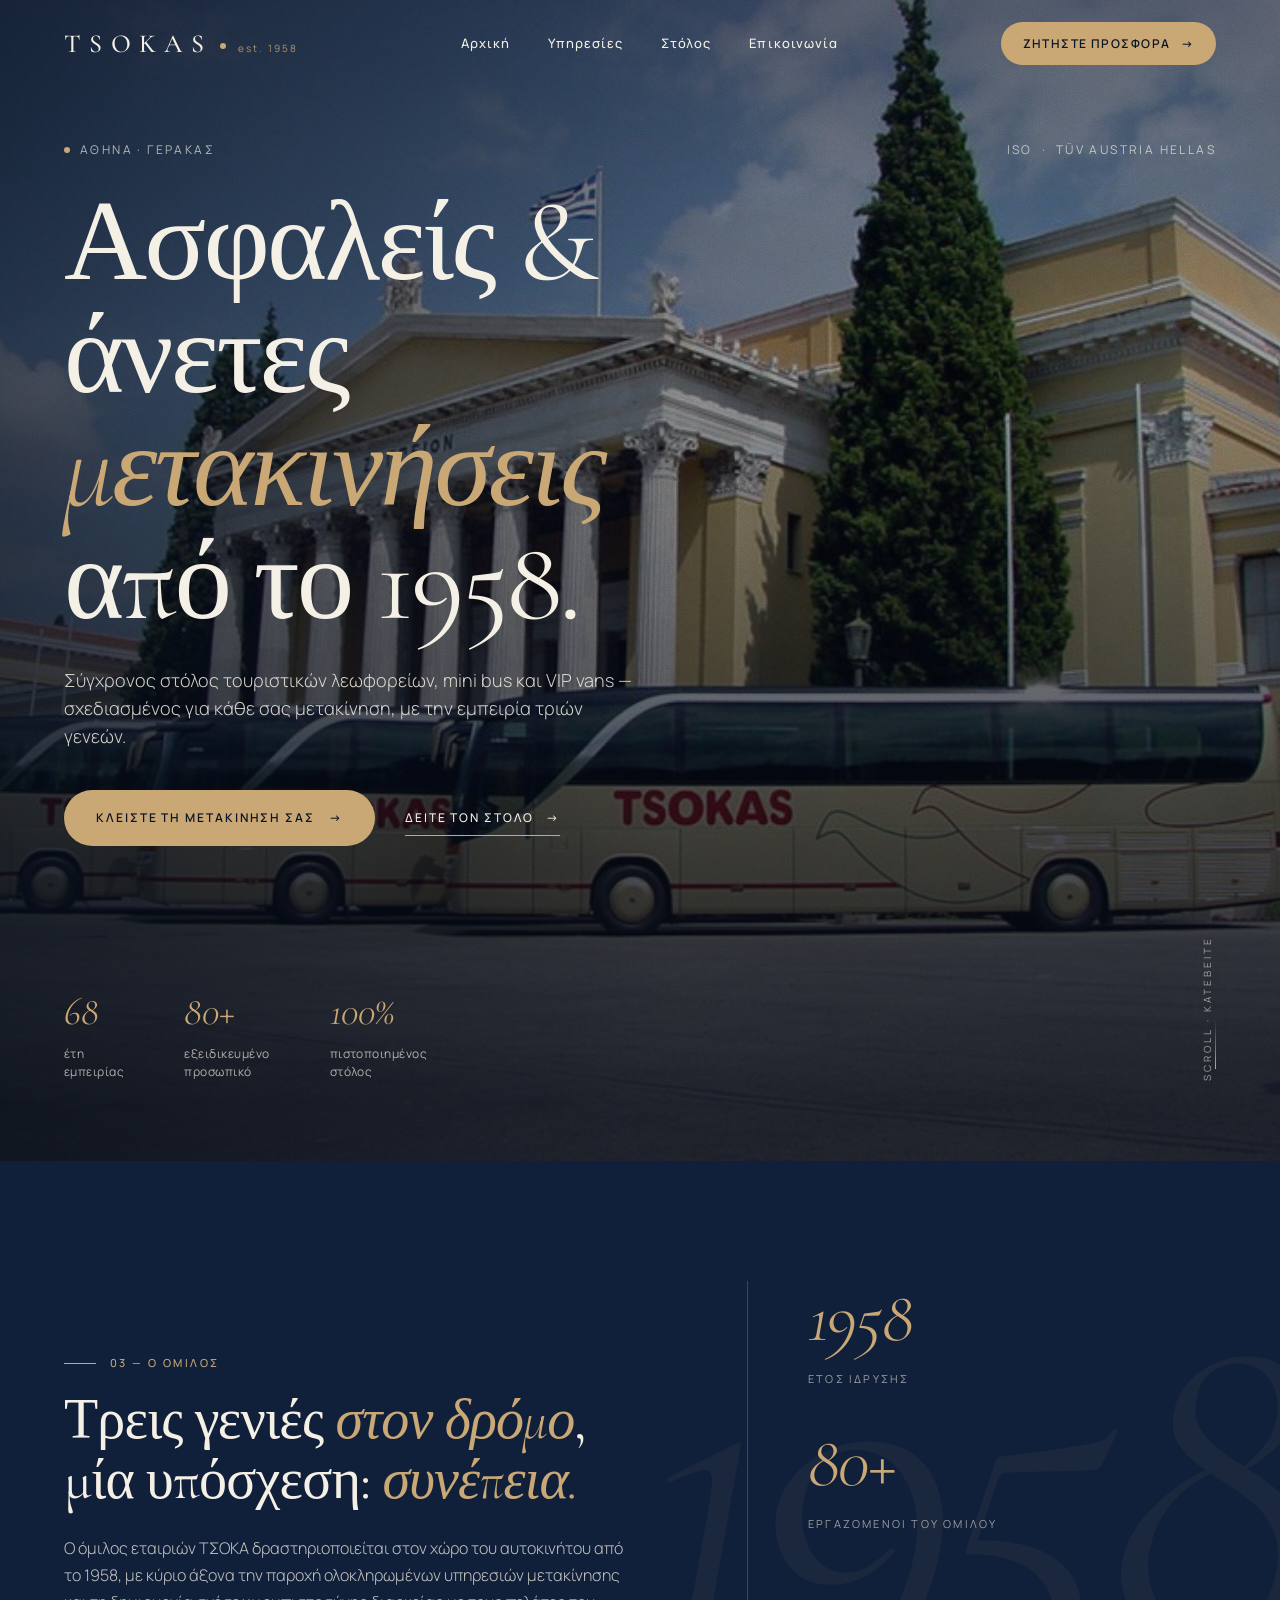
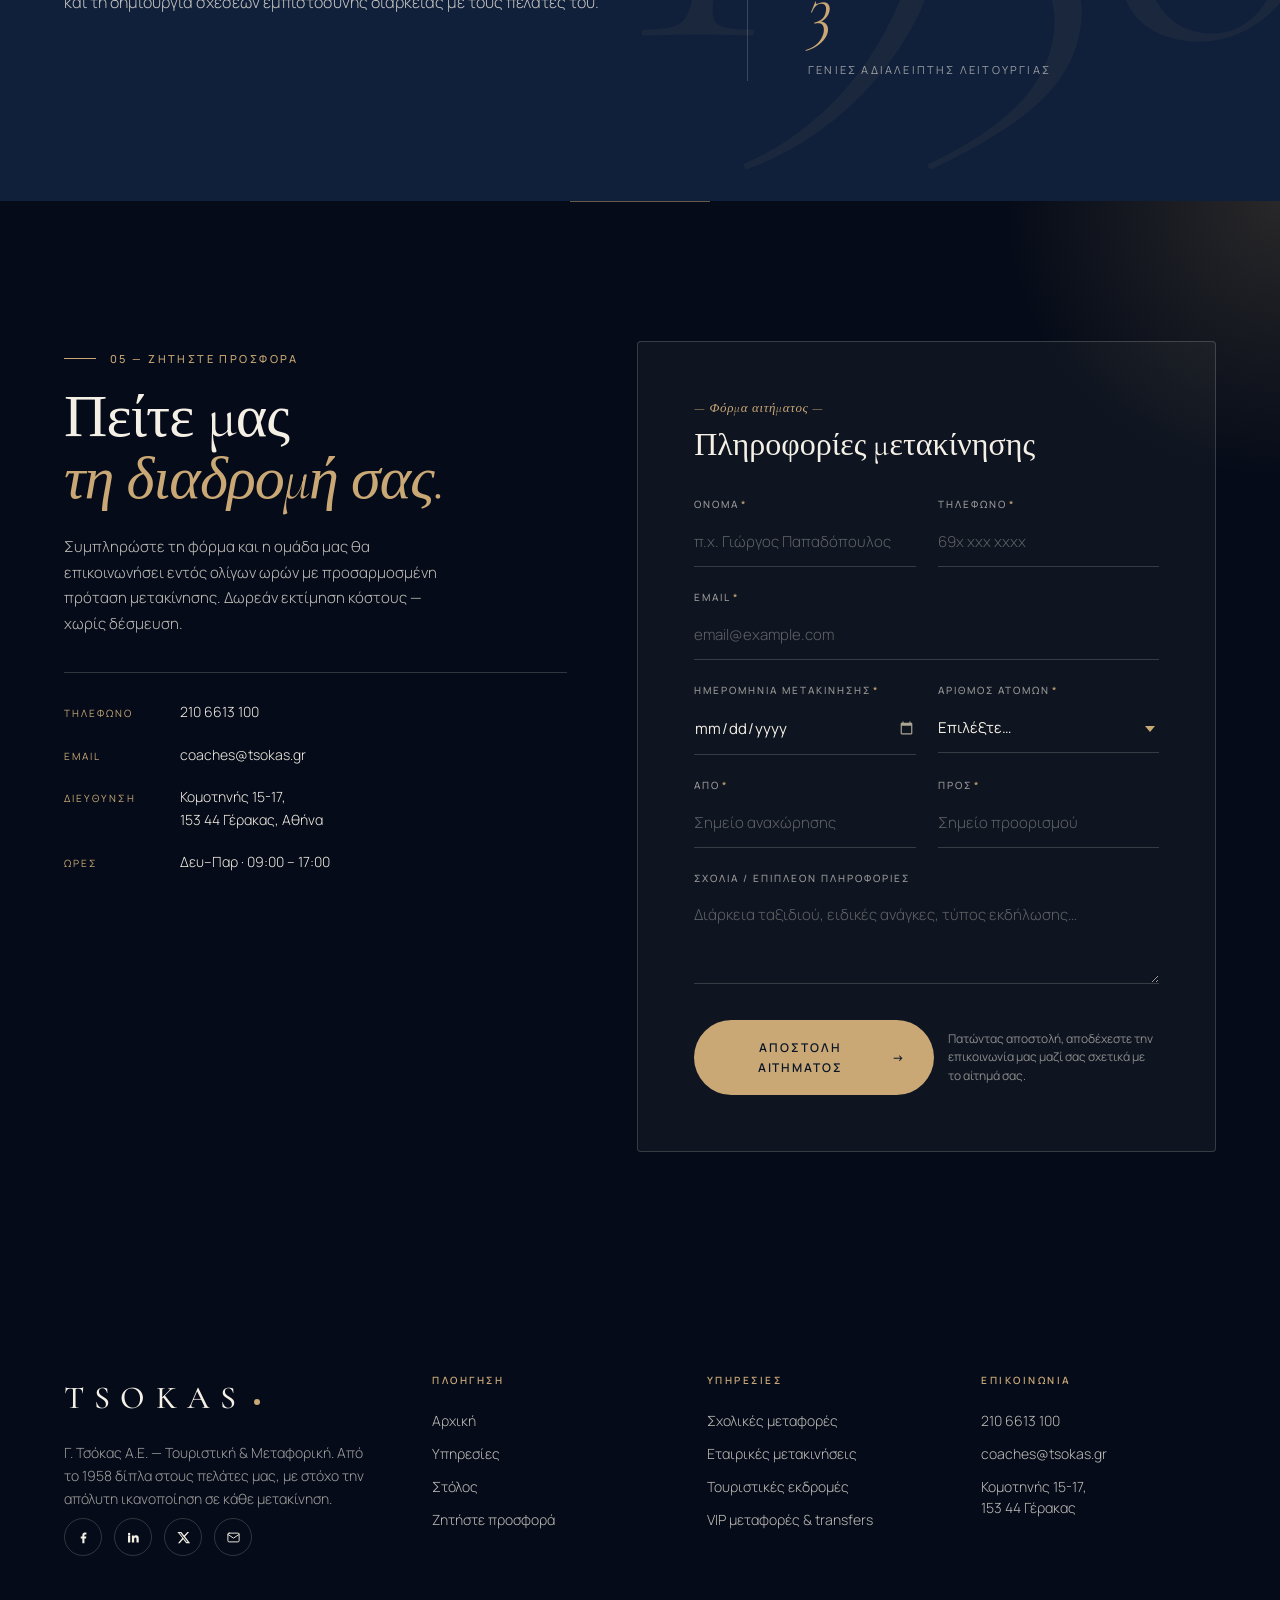
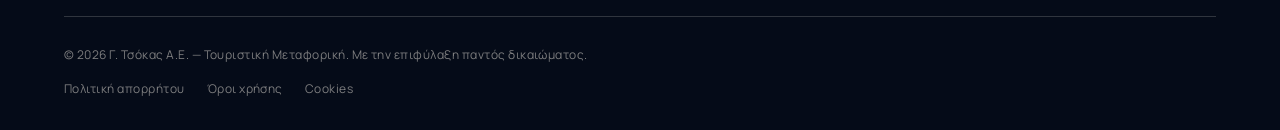
<file: index.html>
<!DOCTYPE html>
<html lang="el">
<head>
<meta charset="UTF-8" />
<meta name="viewport" content="width=device-width, initial-scale=1.0" />
<title>TSOKAS — Τουριστικά Λεωφορεία & Πούλμαν · από το 1958</title>
<meta name="description" content="Όμιλος ΤΣΟΚΑ. Σύγχρονος στόλος τουριστικών λεωφορείων, σχολικές μεταφορές, εταιρικές μετακινήσεις, VIP μεταφορές. Από το 1958 στην Αθήνα." />

<link rel="preconnect" href="https://fonts.googleapis.com">
<link rel="preconnect" href="https://fonts.gstatic.com" crossorigin>
<link href="https://fonts.googleapis.com/css2?family=Cormorant+Garamond:ital,wght@0,300;0,400;0,500;1,300;1,500&family=Manrope:wght@300;400;500;600;700&display=swap" rel="stylesheet">

<link rel="stylesheet" href="style.css">
</head>
<body>

<!-- =============================================
     NAVIGATION
     ============================================= -->
<header class="nav" id="nav">
  <div class="container nav-inner">
    <a href="#top" class="logo" aria-label="TSOKAS — Αρχική">
      TSOKAS<span class="dot"></span><span class="since">est. 1958</span>
    </a>

    <nav class="nav-links" aria-label="Κύριο μενού">
      <a href="#top">Αρχική</a>
      <a href="yphresies.html">Υπηρεσίες</a>
      <a href="stolos.html">Στόλος</a>
      <a href="#contact">Επικοινωνία</a>
    </nav>

    <a href="#quote" class="btn-cta" style="display:none;" id="ctaDesktop">
      Ζητήστε Προσφορά
      <span class="arrow">→</span>
    </a>

    <button class="menu-toggle" id="menuToggle" aria-label="Άνοιγμα μενού" aria-expanded="false">
      <span></span><span></span><span></span>
    </button>
  </div>
</header>

<!-- mobile menu -->
<div class="mobile-menu" id="mobileMenu" aria-hidden="true">
  <a href="#top"><span class="num">01</span>Αρχική</a>
  <a href="yphresies.html"><span class="num">02</span>Υπηρεσίες</a>
  <a href="stolos.html"><span class="num">03</span>Στόλος</a>
  <a href="#contact"><span class="num">04</span>Επικοινωνία</a>
  <a href="#quote" class="btn-cta">Ζητήστε Προσφορά <span class="arrow">→</span></a>
</div>

<!-- =============================================
     HERO
     ============================================= -->
<section class="hero" id="top">
  <div class="hero-bg">
    <img src="images/tsokas-touristika-leoforeia.jpg" alt="Στόλος τουριστικών λεωφορείων TSOKAS μπροστά από το Ζάππειο, Αθήνα" />
  </div>
  <div class="hero-overlay"></div>
  <div class="hero-grain" aria-hidden="true"></div>

  <div class="container hero-inner">
    <div class="hero-meta">
      <span class="spot">ΑΘΗΝΑ · ΓΕΡΑΚΑΣ</span>
      <span>ISO &nbsp;·&nbsp; TÜV AUSTRIA HELLAS</span>
    </div>

    <h1 class="display">
      Ασφαλείς &amp; άνετες <span class="ital">μετακινήσεις</span><br>
      από το 1958.
    </h1>

    <p class="lead">
      Σύγχρονος στόλος τουριστικών λεωφορείων, mini bus και VIP vans —
      σχεδιασμένος για κάθε σας μετακίνηση, με την εμπειρία τριών γενεών.
    </p>

    <div class="hero-actions">
      <a href="#quote" class="btn-primary">
        Κλείστε τη Μετακίνησή σας
        <span class="arrow">→</span>
      </a>
      <a href="stolos.html" class="btn-ghost">
        Δείτε τον στόλο
        <span class="arrow">→</span>
      </a>
    </div>

    <div class="hero-foot">
      <div class="hero-stats">
        <div class="hero-stat">
          <strong>68</strong>
          έτη <br>εμπειρίας
        </div>
        <div class="hero-stat">
          <strong>80+</strong>
          εξειδικευμένο <br>προσωπικό
        </div>
        <div class="hero-stat">
          <strong>100%</strong>
          πιστοποιημένος <br>στόλος
        </div>
      </div>
      <div class="hero-scroll">scroll · κατεβείτε</div>
    </div>
  </div>
</section>

<!-- =============================================
     HERITAGE
     ============================================= -->
<section class="heritage">
  <div class="container heritage-inner">
    <div class="heritage-text reveal">
      <span class="eyebrow on-dark">03 — Ο Όμιλος</span>
      <h2 class="display" style="margin-top:18px;">
        Τρεις γενιές <span class="ital">στον δρόμο</span>,<br>
        μία υπόσχεση: <span class="ital">συνέπεια.</span>
      </h2>
      <p>
        Ο όμιλος εταιριών ΤΣΟΚΑ δραστηριοποιείται στον χώρο του αυτοκινήτου
        από το 1958, με κύριο άξονα την παροχή ολοκληρωμένων υπηρεσιών
        μετακίνησης και τη δημιουργία σχέσεων εμπιστοσύνης διαρκείας με
        τους πελάτες του.
      </p>
    </div>

    <div class="heritage-stats reveal">
      <div class="h-stat">
        <span class="num">1958</span>
        <span class="label">Έτος ίδρυσης</span>
      </div>
      <div class="h-stat">
        <span class="num">80+</span>
        <span class="label">Εργαζόμενοι του ομίλου</span>
      </div>
      <div class="h-stat">
        <span class="num">3</span>
        <span class="label">Γενιές αδιάλειπτης λειτουργίας</span>
      </div>
    </div>
  </div>
</section>

<!-- =============================================
     QUOTE FORM
     ============================================= -->
<section class="quote section" id="quote">
  <div class="container quote-inner">
    <div class="quote-info reveal">
      <span class="eyebrow on-dark">05 — Ζητήστε προσφορά</span>
      <h2 class="display" style="margin-top:18px;">
        Πείτε μας<br><span class="ital">τη διαδρομή σας.</span>
      </h2>
      <p>
        Συμπληρώστε τη φόρμα και η ομάδα μας θα επικοινωνήσει εντός
        ολίγων ωρών με προσαρμοσμένη πρόταση μετακίνησης. Δωρεάν
        εκτίμηση κόστους — χωρίς δέσμευση.
      </p>

      <div class="info-list">
        <div class="info-row">
          <span class="label">Τηλέφωνο</span>
          <span class="value"><a href="tel:+302106613100">210 6613 100</a></span>
        </div>
        <div class="info-row">
          <span class="label">Email</span>
          <span class="value"><a href="mailto:coaches@tsokas.gr">coaches@tsokas.gr</a></span>
        </div>
        <div class="info-row">
          <span class="label">Διεύθυνση</span>
          <span class="value">Κομοτηνής 15-17,<br>153 44 Γέρακας, Αθήνα</span>
        </div>
        <div class="info-row">
          <span class="label">Ώρες</span>
          <span class="value">Δευ–Παρ · 09:00 – 17:00</span>
        </div>
      </div>
    </div>

    <form class="quote-form reveal" id="quoteForm"
          action="https://formspree.io/f/xwvyvdde"
          method="POST"
          novalidate>
      <div class="form-num">— Φόρμα αιτήματος —</div>

      <!-- Formspree hidden fields -->
      <input type="hidden" name="_subject" value="Νέο αίτημα μετακίνησης — TSOKAS" />
      <input type="hidden" name="_replyto" value="" id="replyToField" />
      <input type="hidden" name="_language" value="el" />
      <!-- Honeypot anti-spam -->
      <input type="text" name="_gotcha" style="display:none" />
      <h3>Πληροφορίες μετακίνησης</h3>

      <div class="form-grid">
        <div class="form-row">
          <div class="field">
            <label for="name">Όνομα<span class="req">*</span></label>
            <input type="text" id="name" name="name" placeholder="π.χ. Γιώργος Παπαδόπουλος" required />
          </div>
          <div class="field">
            <label for="phone">Τηλέφωνο<span class="req">*</span></label>
            <input type="tel" id="phone" name="phone" placeholder="69x xxx xxxx" required />
          </div>
        </div>

        <div class="field">
          <label for="email">Email<span class="req">*</span></label>
          <input type="email" id="email" name="email" placeholder="email@example.com" required />
        </div>

        <div class="form-row">
          <div class="field">
            <label for="date">Ημερομηνία μετακίνησης<span class="req">*</span></label>
            <input type="date" id="date" name="date" required />
          </div>
          <div class="field">
            <label for="people">Αριθμός ατόμων<span class="req">*</span></label>
            <select id="people" name="people" required>
              <option value="">Επιλέξτε…</option>
              <option>1 – 8 άτομα</option>
              <option>9 – 19 άτομα</option>
              <option>20 – 35 άτομα</option>
              <option>36 – 50 άτομα</option>
              <option>50+ άτομα</option>
            </select>
          </div>
        </div>

        <div class="form-row">
          <div class="field">
            <label for="from">Από<span class="req">*</span></label>
            <input type="text" id="from" name="from" placeholder="Σημείο αναχώρησης" required />
          </div>
          <div class="field">
            <label for="to">Προς<span class="req">*</span></label>
            <input type="text" id="to" name="to" placeholder="Σημείο προορισμού" required />
          </div>
        </div>

        <div class="field">
          <label for="notes">Σχόλια / επιπλέον πληροφορίες</label>
          <textarea id="notes" name="notes" rows="3" placeholder="Διάρκεια ταξιδιού, ειδικές ανάγκες, τύπος εκδήλωσης…"></textarea>
        </div>

        <div class="form-submit">
          <button type="submit" class="btn-submit">
            Αποστολή αιτήματος <span class="arrow">→</span>
          </button>
          <p class="form-note">
            Πατώντας αποστολή, αποδέχεστε την επικοινωνία μας μαζί σας
            σχετικά με το αίτημά σας.
          </p>
        </div>
      </div>
    </form>
  </div>
</section>

<!-- =============================================
     FOOTER
     ============================================= -->
<footer class="footer" id="contact">
  <div class="container">
    <div class="footer-top">
      <div class="footer-brand">
        <div class="logo">TSOKAS<span class="dot"></span></div>
        <p>
          Γ. Τσόκας Α.Ε. — Τουριστική &amp; Μεταφορική. Από το 1958
          δίπλα στους πελάτες μας, με στόχο την απόλυτη ικανοποίηση
          σε κάθε μετακίνηση.
        </p>
        <div class="socials" aria-label="Κοινωνικά δίκτυα">
          <a href="https://el-gr.facebook.com/pages/Tsokas-sa-Coaches-Tourist-Buses/488400641231386" aria-label="Facebook" target="_blank" rel="noopener">
            <svg viewBox="0 0 24 24" fill="currentColor"><path d="M13.5 21v-7.5h2.55l.4-3.1h-2.95V8.5c0-.9.25-1.5 1.55-1.5h1.65V4.2c-.3-.05-1.3-.13-2.45-.13-2.45 0-4.1 1.5-4.1 4.2v2.3H7.6v3.1h2.5V21h3.4z"/></svg>
          </a>
          <a href="https://www.linkedin.com/company/g-tsokas-sa-motorcoach-company" aria-label="LinkedIn" target="_blank" rel="noopener">
            <svg viewBox="0 0 24 24" fill="currentColor"><path d="M6.94 6.5a1.94 1.94 0 1 1-3.88 0 1.94 1.94 0 0 1 3.88 0zM3.18 8.94h3.6V20h-3.6V8.94zm6 0h3.45v1.5h.05c.48-.9 1.65-1.85 3.4-1.85 3.63 0 4.3 2.4 4.3 5.5V20h-3.6v-5.2c0-1.25-.02-2.85-1.74-2.85-1.74 0-2 1.35-2 2.75V20h-3.6V8.94h-.26z"/></svg>
          </a>
          <a href="https://twitter.com/TSOKASCOACHES" aria-label="X / Twitter" target="_blank" rel="noopener">
            <svg viewBox="0 0 24 24" fill="currentColor"><path d="M18.244 3H21l-6.547 7.49L22.5 21h-6.182l-4.83-6.31L5.93 21H3.17l7.005-8.01L2.25 3h6.34l4.36 5.77L18.244 3zm-1.083 16.13h1.523L7.04 4.78H5.4l11.76 14.35z"/></svg>
          </a>
          <a href="mailto:coaches@tsokas.gr" aria-label="Email">
            <svg viewBox="0 0 24 24" fill="none" stroke="currentColor" stroke-width="1.5" stroke-linecap="round" stroke-linejoin="round"><rect x="3" y="5" width="18" height="14" rx="2"/><path d="M3 7l9 6 9-6"/></svg>
          </a>
        </div>
      </div>

      <div class="footer-col">
        <h4>Πλοήγηση</h4>
        <ul>
          <li><a href="#top">Αρχική</a></li>
          <li><a href="yphresies.html">Υπηρεσίες</a></li>
          <li><a href="stolos.html">Στόλος</a></li>
          <li><a href="#quote">Ζητήστε προσφορά</a></li>
        </ul>
      </div>

      <div class="footer-col">
        <h4>Υπηρεσίες</h4>
        <ul>
          <li>Σχολικές μεταφορές</li>
          <li>Εταιρικές μετακινήσεις</li>
          <li>Τουριστικές εκδρομές</li>
          <li>VIP μεταφορές &amp; transfers</li>
        </ul>
      </div>

      <div class="footer-col">
        <h4>Επικοινωνία</h4>
        <ul>
          <li><a href="tel:+302106613100">210 6613 100</a></li>
          <li><a href="mailto:coaches@tsokas.gr">coaches@tsokas.gr</a></li>
          <li>Κομοτηνής 15-17,<br>153 44 Γέρακας</li>
        </ul>
      </div>
    </div>

    <div class="footer-bottom">
      <div>© 2026 Γ. Τσόκας Α.Ε. — Τουριστική Μεταφορική. Με την επιφύλαξη παντός δικαιώματος.</div>
      <div class="legal">
        <a href="#">Πολιτική απορρήτου</a>
        <a href="#">Όροι χρήσης</a>
        <a href="#">Cookies</a>
      </div>
    </div>
  </div>
</footer>

<script>
  // Sticky nav
  const nav = document.getElementById('nav');
  const cta = document.getElementById('ctaDesktop');
  const onScroll = () => {
    const scrolled = window.scrollY > 40;
    nav.classList.toggle('scrolled', scrolled);
  };
  window.addEventListener('scroll', onScroll, { passive: true });
  onScroll();

  // CTA button visible only on desktop
  const setCta = () => {
    cta.style.display = window.innerWidth >= 1024 ? 'inline-flex' : 'none';
  };
  setCta();
  window.addEventListener('resize', setCta);

  // Mobile menu
  const toggle = document.getElementById('menuToggle');
  const menu = document.getElementById('mobileMenu');
  toggle.addEventListener('click', () => {
    const open = !menu.classList.contains('open');
    menu.classList.toggle('open', open);
    toggle.classList.toggle('open', open);
    toggle.setAttribute('aria-expanded', String(open));
    menu.setAttribute('aria-hidden', String(!open));
    document.body.style.overflow = open ? 'hidden' : '';
  });
  menu.querySelectorAll('a').forEach(a => a.addEventListener('click', () => {
    menu.classList.remove('open');
    toggle.classList.remove('open');
    toggle.setAttribute('aria-expanded', 'false');
    menu.setAttribute('aria-hidden', 'true');
    document.body.style.overflow = '';
  }));

  // Reveal on scroll
  const io = new IntersectionObserver((entries) => {
    entries.forEach(e => {
      if (e.isIntersecting) { e.target.classList.add('visible'); io.unobserve(e.target); }
    });
  }, { threshold: 0.12, rootMargin: '0px 0px -60px 0px' });
  document.querySelectorAll('.reveal').forEach(el => io.observe(el));

  // ── Form: Formspree AJAX submit ──────────────────────────────
  const form = document.getElementById('quoteForm');
  const btn  = form.querySelector('.btn-submit');
  const btnOriginal = btn.innerHTML;

  // Keep _replyto in sync with the email field
  const emailInput   = form.querySelector('#email');
  const replyToField = form.querySelector('#replyToField');
  emailInput.addEventListener('input', () => { replyToField.value = emailInput.value; });

  form.addEventListener('submit', async (e) => {
    e.preventDefault();

    // Basic HTML5 validation
    if (!form.checkValidity()) {
      form.reportValidity();
      return;
    }

    // Loading state
    btn.disabled = true;
    btn.innerHTML = '<svg style="width:18px;height:18px;animation:spin .8s linear infinite" viewBox="0 0 24 24" fill="none" stroke="currentColor" stroke-width="2"><circle cx="12" cy="12" r="10" stroke-opacity=".3"/><path d="M12 2a10 10 0 0 1 10 10"/></svg> Αποστολή…';

    try {
      const res = await fetch(form.action, {
        method: 'POST',
        body: new FormData(form),
        headers: { 'Accept': 'application/json' }
      });

      if (res.ok) {
        // Success
        btn.innerHTML = '✓ Το αίτημά σας στάλθηκε!';
        btn.style.background = '#2d6a4f';
        btn.style.color = '#fff';
        form.reset();
        replyToField.value = '';
        setTimeout(() => {
          btn.innerHTML = btnOriginal;
          btn.style.background = '';
          btn.style.color = '';
          btn.disabled = false;
        }, 4000);
      } else {
        // Formspree error (e.g. form not yet activated)
        const data = await res.json().catch(() => ({}));
        const msg  = data?.errors?.map(x => x.message).join(', ')
                     || 'Παρουσιάστηκε σφάλμα. Παρακαλούμε στείλτε email στο gtsokas751@gmail.com';
        btn.innerHTML = '✗ ' + msg;
        btn.style.background = '#7f1d1d';
        btn.style.color = '#fff';
        setTimeout(() => {
          btn.innerHTML = btnOriginal;
          btn.style.background = '';
          btn.style.color = '';
          btn.disabled = false;
        }, 5000);
      }
    } catch {
      btn.innerHTML = '✗ Σφάλμα σύνδεσης. Δοκιμάστε ξανά.';
      btn.style.background = '#7f1d1d';
      btn.style.color = '#fff';
      setTimeout(() => {
        btn.innerHTML = btnOriginal;
        btn.style.background = '';
        btn.style.color = '';
        btn.disabled = false;
      }, 5000);
    }
  });
</script>
</body>
</html>
</file>
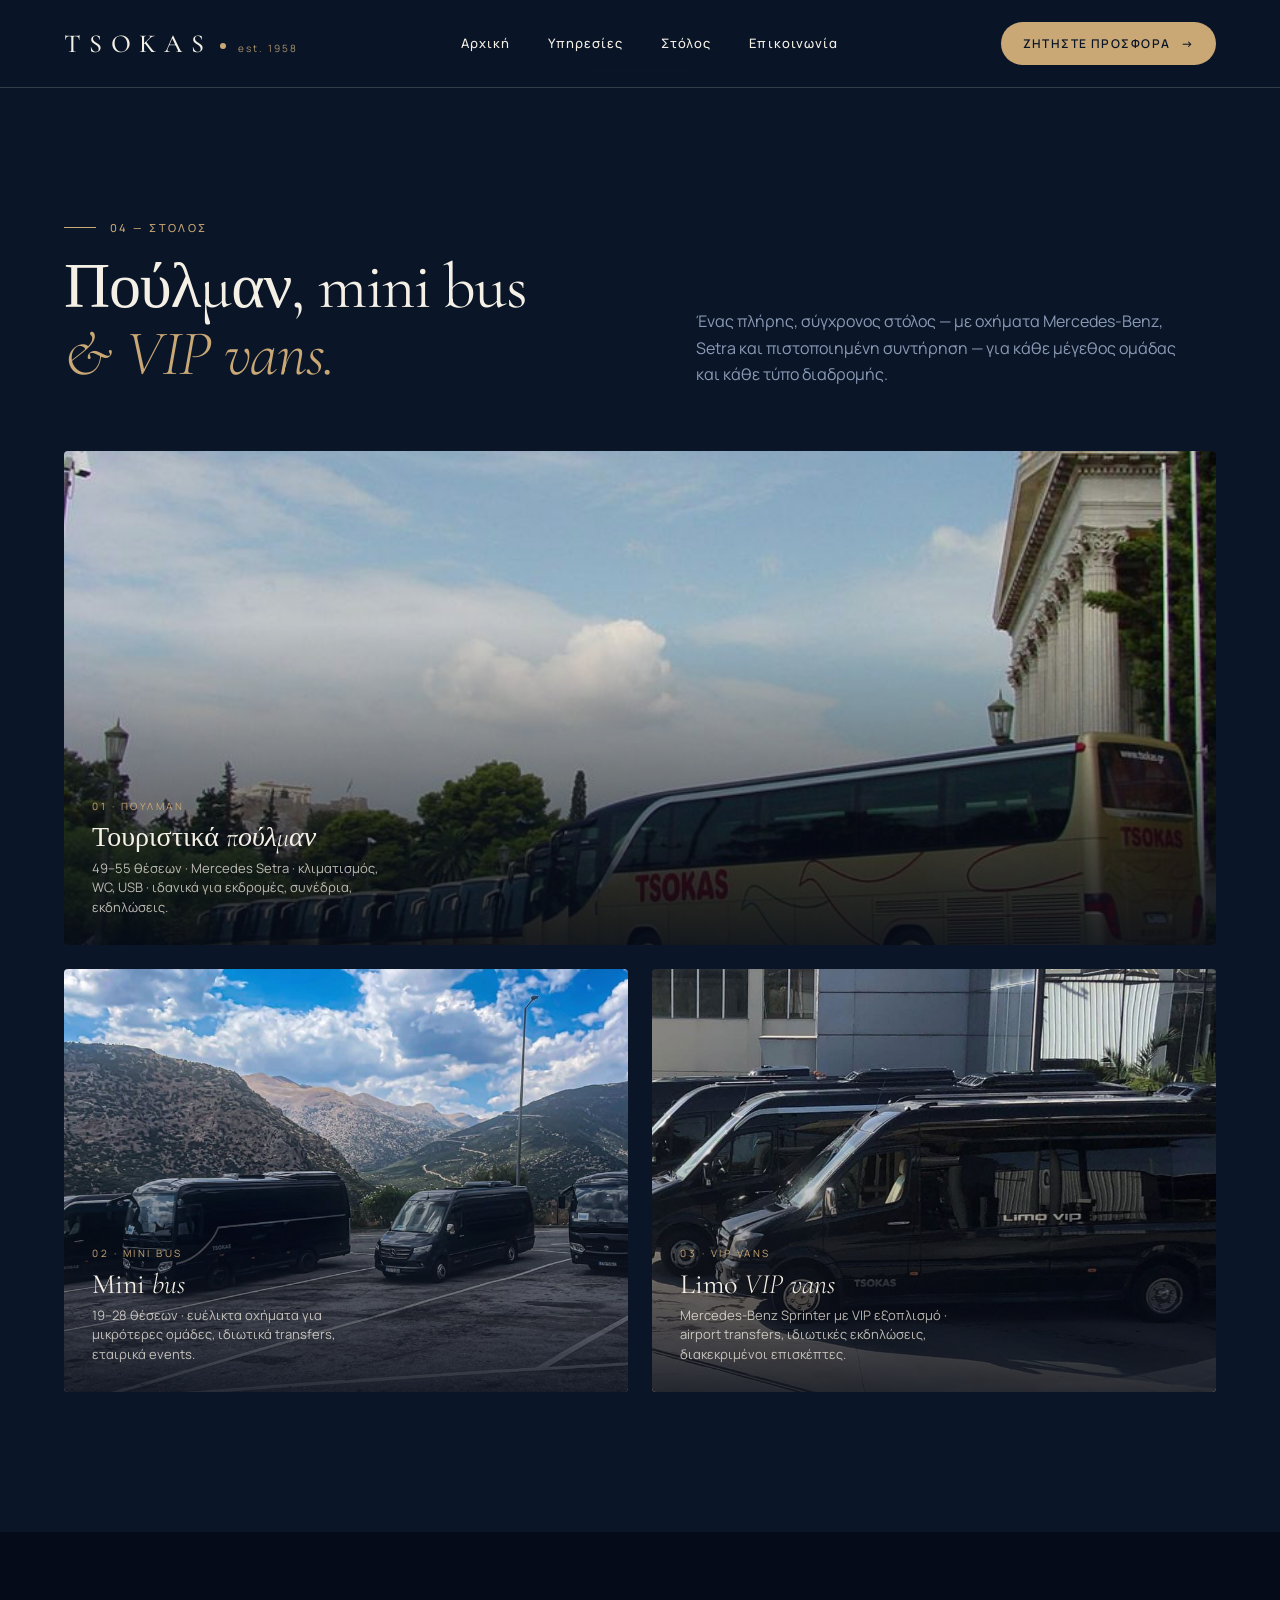
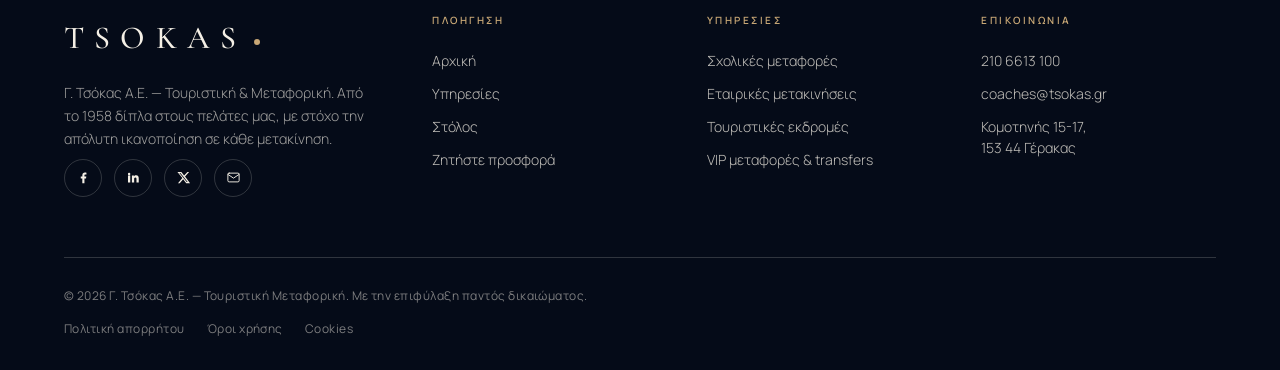
<file: stolos.html>
<!DOCTYPE html>
<html lang="el">
<head>
<meta charset="UTF-8" />
<meta name="viewport" content="width=device-width, initial-scale=1.0" />
<title>Στόλος — TSOKAS · Τουριστικά Λεωφορεία &amp; Πούλμαν</title>
<meta name="description" content="Ο στόλος του ομίλου ΤΣΟΚΑ — τουριστικά πούλμαν, mini bus και VIP vans Mercedes-Benz Sprinter, με πιστοποιημένη συντήρηση." />

<link rel="preconnect" href="https://fonts.googleapis.com">
<link rel="preconnect" href="https://fonts.gstatic.com" crossorigin>
<link href="https://fonts.googleapis.com/css2?family=Cormorant+Garamond:ital,wght@0,300;0,400;0,500;1,300;1,500&family=Manrope:wght@300;400;500;600;700&display=swap" rel="stylesheet">

<link rel="stylesheet" href="style.css">
</head>
<body class="inner-page">

<!-- =============================================
     NAVIGATION
     ============================================= -->
<header class="nav" id="nav">
  <div class="container nav-inner">
    <a href="index.html" class="logo" aria-label="TSOKAS — Αρχική">
      TSOKAS<span class="dot"></span><span class="since">est. 1958</span>
    </a>

    <nav class="nav-links" aria-label="Κύριο μενού">
      <a href="index.html">Αρχική</a>
      <a href="yphresies.html">Υπηρεσίες</a>
      <a href="stolos.html">Στόλος</a>
      <a href="index.html#contact">Επικοινωνία</a>
    </nav>

    <a href="index.html#quote" class="btn-cta" style="display:none;" id="ctaDesktop">
      Ζητήστε Προσφορά
      <span class="arrow">→</span>
    </a>

    <button class="menu-toggle" id="menuToggle" aria-label="Άνοιγμα μενού" aria-expanded="false">
      <span></span><span></span><span></span>
    </button>
  </div>
</header>

<!-- mobile menu -->
<div class="mobile-menu" id="mobileMenu" aria-hidden="true">
  <a href="index.html"><span class="num">01</span>Αρχική</a>
  <a href="yphresies.html"><span class="num">02</span>Υπηρεσίες</a>
  <a href="stolos.html"><span class="num">03</span>Στόλος</a>
  <a href="index.html#contact"><span class="num">04</span>Επικοινωνία</a>
  <a href="index.html#quote" class="btn-cta">Ζητήστε Προσφορά <span class="arrow">→</span></a>
</div>

<main>

<!-- =============================================
     FLEET
     ============================================= -->
<section class="fleet section" id="fleet">
  <div class="container">
    <header class="fleet-head reveal">
      <div>
        <span class="eyebrow">04 — Στόλος</span>
        <h2 class="display" style="margin-top:18px;">
          Πούλμαν, mini bus<br><span class="ital">&amp; VIP vans.</span>
        </h2>
      </div>
      <p>
        Ένας πλήρης, σύγχρονος στόλος — με οχήματα Mercedes-Benz, Setra
        και πιστοποιημένη συντήρηση — για κάθε μέγεθος ομάδας και κάθε
        τύπο διαδρομής.
      </p>
    </header>

    <div class="fleet-grid reveal">
      <a href="index.html#quote" class="fleet-card large">
        <img src="images/coaches_1.jpg" alt="Στόλος τουριστικών πούλμαν TSOKAS με φόντο την Ακρόπολη" loading="lazy"/>
        <div class="fleet-card-overlay">
          <span class="label">01 · Πούλμαν</span>
          <h3>Τουριστικά <span class="ital">πούλμαν</span></h3>
          <p>49–55 θέσεων · Mercedes Setra · κλιματισμός, WC, USB · ιδανικά για εκδρομές, συνέδρια, εκδηλώσεις.</p>
        </div>
      </a>

      <a href="index.html#quote" class="fleet-card">
        <img src="images/limo-minibus-event.jpg" alt="Mini bus TSOKAS, στόλος μικρότερων πολυτελών οχημάτων" loading="lazy"/>
        <div class="fleet-card-overlay">
          <span class="label">02 · Mini bus</span>
          <h3>Mini <span class="ital">bus</span></h3>
          <p>19–28 θέσεων · ευέλικτα οχήματα για μικρότερες ομάδες, ιδιωτικά transfers, εταιρικά events.</p>
        </div>
      </a>

      <a href="index.html#quote" class="fleet-card">
        <img src="images/limo-van-clts-transfers.jpg" alt="Πολυτελή VIP Mercedes Sprinter limo vans του στόλου TSOKAS" loading="lazy"/>
        <div class="fleet-card-overlay">
          <span class="label">03 · VIP vans</span>
          <h3>Limo <span class="ital">VIP vans</span></h3>
          <p>Mercedes-Benz Sprinter με VIP εξοπλισμό · airport transfers, ιδιωτικές εκδηλώσεις, διακεκριμένοι επισκέπτες.</p>
        </div>
      </a>
    </div>
  </div>
</section>

</main>

<!-- =============================================
     FOOTER
     ============================================= -->
<footer class="footer" id="contact">
  <div class="container">
    <div class="footer-top">
      <div class="footer-brand">
        <div class="logo">TSOKAS<span class="dot"></span></div>
        <p>
          Γ. Τσόκας Α.Ε. — Τουριστική &amp; Μεταφορική. Από το 1958
          δίπλα στους πελάτες μας, με στόχο την απόλυτη ικανοποίηση
          σε κάθε μετακίνηση.
        </p>
        <div class="socials" aria-label="Κοινωνικά δίκτυα">
          <a href="https://el-gr.facebook.com/pages/Tsokas-sa-Coaches-Tourist-Buses/488400641231386" aria-label="Facebook" target="_blank" rel="noopener">
            <svg viewBox="0 0 24 24" fill="currentColor"><path d="M13.5 21v-7.5h2.55l.4-3.1h-2.95V8.5c0-.9.25-1.5 1.55-1.5h1.65V4.2c-.3-.05-1.3-.13-2.45-.13-2.45 0-4.1 1.5-4.1 4.2v2.3H7.6v3.1h2.5V21h3.4z"/></svg>
          </a>
          <a href="https://www.linkedin.com/company/g-tsokas-sa-motorcoach-company" aria-label="LinkedIn" target="_blank" rel="noopener">
            <svg viewBox="0 0 24 24" fill="currentColor"><path d="M6.94 6.5a1.94 1.94 0 1 1-3.88 0 1.94 1.94 0 0 1 3.88 0zM3.18 8.94h3.6V20h-3.6V8.94zm6 0h3.45v1.5h.05c.48-.9 1.65-1.85 3.4-1.85 3.63 0 4.3 2.4 4.3 5.5V20h-3.6v-5.2c0-1.25-.02-2.85-1.74-2.85-1.74 0-2 1.35-2 2.75V20h-3.6V8.94h-.26z"/></svg>
          </a>
          <a href="https://twitter.com/TSOKASCOACHES" aria-label="X / Twitter" target="_blank" rel="noopener">
            <svg viewBox="0 0 24 24" fill="currentColor"><path d="M18.244 3H21l-6.547 7.49L22.5 21h-6.182l-4.83-6.31L5.93 21H3.17l7.005-8.01L2.25 3h6.34l4.36 5.77L18.244 3zm-1.083 16.13h1.523L7.04 4.78H5.4l11.76 14.35z"/></svg>
          </a>
          <a href="mailto:coaches@tsokas.gr" aria-label="Email">
            <svg viewBox="0 0 24 24" fill="none" stroke="currentColor" stroke-width="1.5" stroke-linecap="round" stroke-linejoin="round"><rect x="3" y="5" width="18" height="14" rx="2"/><path d="M3 7l9 6 9-6"/></svg>
          </a>
        </div>
      </div>

      <div class="footer-col">
        <h4>Πλοήγηση</h4>
        <ul>
          <li><a href="index.html">Αρχική</a></li>
          <li><a href="yphresies.html">Υπηρεσίες</a></li>
          <li><a href="stolos.html">Στόλος</a></li>
          <li><a href="index.html#quote">Ζητήστε προσφορά</a></li>
        </ul>
      </div>

      <div class="footer-col">
        <h4>Υπηρεσίες</h4>
        <ul>
          <li>Σχολικές μεταφορές</li>
          <li>Εταιρικές μετακινήσεις</li>
          <li>Τουριστικές εκδρομές</li>
          <li>VIP μεταφορές &amp; transfers</li>
        </ul>
      </div>

      <div class="footer-col">
        <h4>Επικοινωνία</h4>
        <ul>
          <li><a href="tel:+302106613100">210 6613 100</a></li>
          <li><a href="mailto:coaches@tsokas.gr">coaches@tsokas.gr</a></li>
          <li>Κομοτηνής 15-17,<br>153 44 Γέρακας</li>
        </ul>
      </div>
    </div>

    <div class="footer-bottom">
      <div>© 2026 Γ. Τσόκας Α.Ε. — Τουριστική Μεταφορική. Με την επιφύλαξη παντός δικαιώματος.</div>
      <div class="legal">
        <a href="#">Πολιτική απορρήτου</a>
        <a href="#">Όροι χρήσης</a>
        <a href="#">Cookies</a>
      </div>
    </div>
  </div>
</footer>

<script>
  // Sticky nav (always solid on inner pages, but keep listener for consistency)
  const nav = document.getElementById('nav');
  const cta = document.getElementById('ctaDesktop');
  const onScroll = () => {
    const scrolled = window.scrollY > 40;
    nav.classList.toggle('scrolled', scrolled);
  };
  window.addEventListener('scroll', onScroll, { passive: true });
  onScroll();

  // CTA button visible only on desktop
  const setCta = () => {
    cta.style.display = window.innerWidth >= 1024 ? 'inline-flex' : 'none';
  };
  setCta();
  window.addEventListener('resize', setCta);

  // Mobile menu
  const toggle = document.getElementById('menuToggle');
  const menu = document.getElementById('mobileMenu');
  toggle.addEventListener('click', () => {
    const open = !menu.classList.contains('open');
    menu.classList.toggle('open', open);
    toggle.classList.toggle('open', open);
    toggle.setAttribute('aria-expanded', String(open));
    menu.setAttribute('aria-hidden', String(!open));
    document.body.style.overflow = open ? 'hidden' : '';
  });
  menu.querySelectorAll('a').forEach(a => a.addEventListener('click', () => {
    menu.classList.remove('open');
    toggle.classList.remove('open');
    toggle.setAttribute('aria-expanded', 'false');
    menu.setAttribute('aria-hidden', 'true');
    document.body.style.overflow = '';
  }));

  // Reveal on scroll
  const io = new IntersectionObserver((entries) => {
    entries.forEach(e => {
      if (e.isIntersecting) { e.target.classList.add('visible'); io.unobserve(e.target); }
    });
  }, { threshold: 0.12, rootMargin: '0px 0px -60px 0px' });
  document.querySelectorAll('.reveal').forEach(el => io.observe(el));
</script>
</body>
</html>
</file>
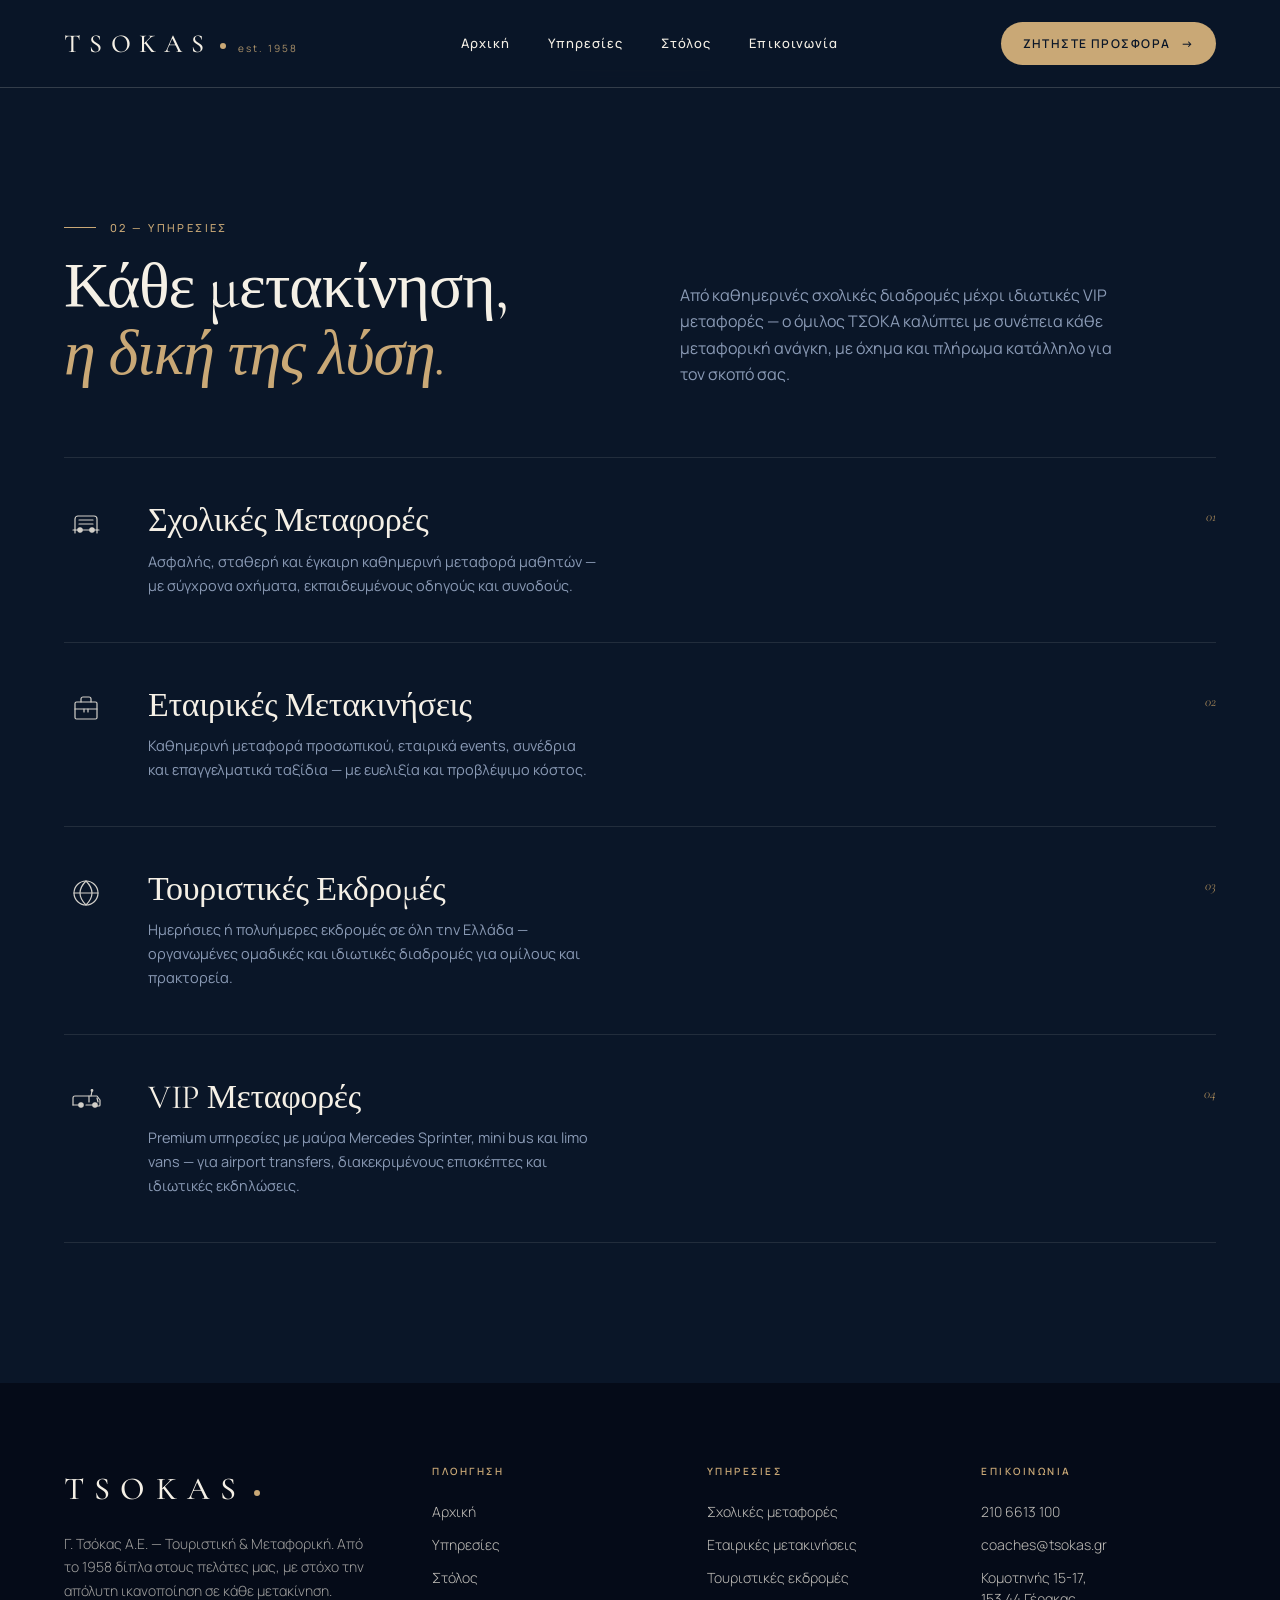
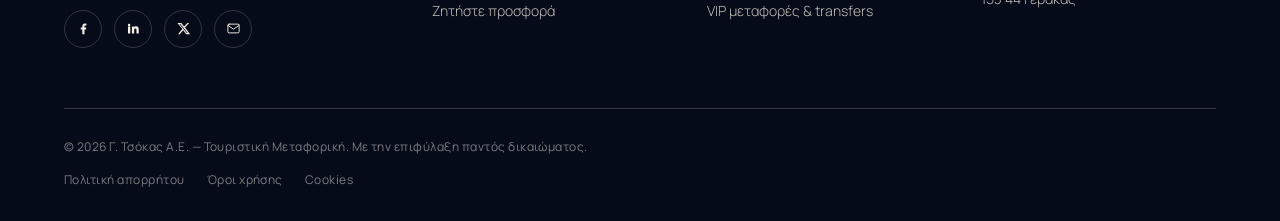
<file: yphresies.html>
<!DOCTYPE html>
<html lang="el">
<head>
<meta charset="UTF-8" />
<meta name="viewport" content="width=device-width, initial-scale=1.0" />
<title>Υπηρεσίες — TSOKAS · Τουριστικά Λεωφορεία &amp; Πούλμαν</title>
<meta name="description" content="Υπηρεσίες ομίλου ΤΣΟΚΑ — σχολικές μεταφορές, εταιρικές μετακινήσεις, τουριστικές εκδρομές και VIP μεταφορές με Mercedes Sprinter." />

<link rel="preconnect" href="https://fonts.googleapis.com">
<link rel="preconnect" href="https://fonts.gstatic.com" crossorigin>
<link href="https://fonts.googleapis.com/css2?family=Cormorant+Garamond:ital,wght@0,300;0,400;0,500;1,300;1,500&family=Manrope:wght@300;400;500;600;700&display=swap" rel="stylesheet">

<link rel="stylesheet" href="style.css">
</head>
<body class="inner-page">

<!-- =============================================
     NAVIGATION
     ============================================= -->
<header class="nav" id="nav">
  <div class="container nav-inner">
    <a href="index.html" class="logo" aria-label="TSOKAS — Αρχική">
      TSOKAS<span class="dot"></span><span class="since">est. 1958</span>
    </a>

    <nav class="nav-links" aria-label="Κύριο μενού">
      <a href="index.html">Αρχική</a>
      <a href="yphresies.html">Υπηρεσίες</a>
      <a href="stolos.html">Στόλος</a>
      <a href="index.html#contact">Επικοινωνία</a>
    </nav>

    <a href="index.html#quote" class="btn-cta" style="display:none;" id="ctaDesktop">
      Ζητήστε Προσφορά
      <span class="arrow">→</span>
    </a>

    <button class="menu-toggle" id="menuToggle" aria-label="Άνοιγμα μενού" aria-expanded="false">
      <span></span><span></span><span></span>
    </button>
  </div>
</header>

<!-- mobile menu -->
<div class="mobile-menu" id="mobileMenu" aria-hidden="true">
  <a href="index.html"><span class="num">01</span>Αρχική</a>
  <a href="yphresies.html"><span class="num">02</span>Υπηρεσίες</a>
  <a href="stolos.html"><span class="num">03</span>Στόλος</a>
  <a href="index.html#contact"><span class="num">04</span>Επικοινωνία</a>
  <a href="index.html#quote" class="btn-cta">Ζητήστε Προσφορά <span class="arrow">→</span></a>
</div>

<main>

<!-- =============================================
     SERVICES
     ============================================= -->
<section class="services section" id="services">
  <div class="container">
    <header class="services-head reveal">
      <div>
        <span class="eyebrow">02 — Υπηρεσίες</span>
        <h2 class="display" style="margin-top:18px;">
          Κάθε μετακίνηση,<br><span class="ital">η δική της λύση.</span>
        </h2>
      </div>
      <p class="intro-text">
        Από καθημερινές σχολικές διαδρομές μέχρι ιδιωτικές VIP μεταφορές —
        ο όμιλος ΤΣΟΚΑ καλύπτει με συνέπεια κάθε μεταφορική ανάγκη,
        με όχημα και πλήρωμα κατάλληλο για τον σκοπό σας.
      </p>
    </header>

    <div class="services-grid">
      <article class="service reveal">
        <div class="service-icon" aria-hidden="true">
          <svg viewBox="0 0 32 32" fill="none" stroke="currentColor" stroke-linecap="round" stroke-linejoin="round">
            <path d="M5 22V11a3 3 0 0 1 3-3h16a3 3 0 0 1 3 3v11"/>
            <path d="M3 22h26"/>
            <path d="M5 22v3"/><path d="M27 22v3"/>
            <circle cx="10" cy="22" r="2.2" fill="currentColor"/>
            <circle cx="22" cy="22" r="2.2" fill="currentColor"/>
            <path d="M9 12h14"/><path d="M9 16h14"/>
          </svg>
        </div>
        <div class="service-body">
          <h3>Σχολικές Μεταφορές</h3>
          <p>Ασφαλής, σταθερή και έγκαιρη καθημερινή μεταφορά μαθητών — με σύγχρονα οχήματα, εκπαιδευμένους οδηγούς και συνοδούς.</p>
        </div>
        <div class="service-num">01</div>
      </article>

      <article class="service reveal">
        <div class="service-icon" aria-hidden="true">
          <svg viewBox="0 0 32 32" fill="none" stroke="currentColor" stroke-linecap="round" stroke-linejoin="round">
            <rect x="5" y="9" width="22" height="17" rx="1.5"/>
            <path d="M11 9V6a2 2 0 0 1 2-2h6a2 2 0 0 1 2 2v3"/>
            <path d="M5 16h22"/>
            <path d="M14 16v3"/><path d="M18 16v3"/>
          </svg>
        </div>
        <div class="service-body">
          <h3>Εταιρικές Μετακινήσεις</h3>
          <p>Καθημερινή μεταφορά προσωπικού, εταιρικά events, συνέδρια και επαγγελματικά ταξίδια — με ευελιξία και προβλέψιμο κόστος.</p>
        </div>
        <div class="service-num">02</div>
      </article>

      <article class="service reveal">
        <div class="service-icon" aria-hidden="true">
          <svg viewBox="0 0 32 32" fill="none" stroke="currentColor" stroke-linecap="round" stroke-linejoin="round">
            <circle cx="16" cy="16" r="12"/>
            <path d="M4 16h24"/>
            <path d="M16 4c4 4 6 8 6 12s-2 8-6 12c-4-4-6-8-6-12s2-8 6-12z"/>
          </svg>
        </div>
        <div class="service-body">
          <h3>Τουριστικές Εκδρομές</h3>
          <p>Ημερήσιες ή πολυήμερες εκδρομές σε όλη την Ελλάδα — οργανωμένες ομαδικές και ιδιωτικές διαδρομές για ομίλους και πρακτορεία.</p>
        </div>
        <div class="service-num">03</div>
      </article>

      <article class="service reveal">
        <div class="service-icon" aria-hidden="true">
          <svg viewBox="0 0 32 32" fill="none" stroke="currentColor" stroke-linecap="round" stroke-linejoin="round">
            <path d="M3 20V13a2 2 0 0 1 2-2h22l3 4v5a1 1 0 0 1-1 1h-2"/>
            <path d="M3 20h6"/><path d="M16 20h7"/>
            <circle cx="11" cy="20" r="2.2" fill="currentColor"/>
            <circle cx="25" cy="20" r="2.2" fill="currentColor"/>
            <path d="M19 11v6"/><path d="M27 13l1 4"/>
            <path d="M22 6l-1 5"/><circle cx="22" cy="5.4" r=".8" fill="currentColor"/>
          </svg>
        </div>
        <div class="service-body">
          <h3>VIP Μεταφορές</h3>
          <p>Premium υπηρεσίες με μαύρα Mercedes Sprinter, mini bus και limo vans — για airport transfers, διακεκριμένους επισκέπτες και ιδιωτικές εκδηλώσεις.</p>
        </div>
        <div class="service-num">04</div>
      </article>
    </div>
  </div>
</section>

</main>

<!-- =============================================
     FOOTER
     ============================================= -->
<footer class="footer" id="contact">
  <div class="container">
    <div class="footer-top">
      <div class="footer-brand">
        <div class="logo">TSOKAS<span class="dot"></span></div>
        <p>
          Γ. Τσόκας Α.Ε. — Τουριστική &amp; Μεταφορική. Από το 1958
          δίπλα στους πελάτες μας, με στόχο την απόλυτη ικανοποίηση
          σε κάθε μετακίνηση.
        </p>
        <div class="socials" aria-label="Κοινωνικά δίκτυα">
          <a href="https://el-gr.facebook.com/pages/Tsokas-sa-Coaches-Tourist-Buses/488400641231386" aria-label="Facebook" target="_blank" rel="noopener">
            <svg viewBox="0 0 24 24" fill="currentColor"><path d="M13.5 21v-7.5h2.55l.4-3.1h-2.95V8.5c0-.9.25-1.5 1.55-1.5h1.65V4.2c-.3-.05-1.3-.13-2.45-.13-2.45 0-4.1 1.5-4.1 4.2v2.3H7.6v3.1h2.5V21h3.4z"/></svg>
          </a>
          <a href="https://www.linkedin.com/company/g-tsokas-sa-motorcoach-company" aria-label="LinkedIn" target="_blank" rel="noopener">
            <svg viewBox="0 0 24 24" fill="currentColor"><path d="M6.94 6.5a1.94 1.94 0 1 1-3.88 0 1.94 1.94 0 0 1 3.88 0zM3.18 8.94h3.6V20h-3.6V8.94zm6 0h3.45v1.5h.05c.48-.9 1.65-1.85 3.4-1.85 3.63 0 4.3 2.4 4.3 5.5V20h-3.6v-5.2c0-1.25-.02-2.85-1.74-2.85-1.74 0-2 1.35-2 2.75V20h-3.6V8.94h-.26z"/></svg>
          </a>
          <a href="https://twitter.com/TSOKASCOACHES" aria-label="X / Twitter" target="_blank" rel="noopener">
            <svg viewBox="0 0 24 24" fill="currentColor"><path d="M18.244 3H21l-6.547 7.49L22.5 21h-6.182l-4.83-6.31L5.93 21H3.17l7.005-8.01L2.25 3h6.34l4.36 5.77L18.244 3zm-1.083 16.13h1.523L7.04 4.78H5.4l11.76 14.35z"/></svg>
          </a>
          <a href="mailto:coaches@tsokas.gr" aria-label="Email">
            <svg viewBox="0 0 24 24" fill="none" stroke="currentColor" stroke-width="1.5" stroke-linecap="round" stroke-linejoin="round"><rect x="3" y="5" width="18" height="14" rx="2"/><path d="M3 7l9 6 9-6"/></svg>
          </a>
        </div>
      </div>

      <div class="footer-col">
        <h4>Πλοήγηση</h4>
        <ul>
          <li><a href="index.html">Αρχική</a></li>
          <li><a href="yphresies.html">Υπηρεσίες</a></li>
          <li><a href="stolos.html">Στόλος</a></li>
          <li><a href="index.html#quote">Ζητήστε προσφορά</a></li>
        </ul>
      </div>

      <div class="footer-col">
        <h4>Υπηρεσίες</h4>
        <ul>
          <li>Σχολικές μεταφορές</li>
          <li>Εταιρικές μετακινήσεις</li>
          <li>Τουριστικές εκδρομές</li>
          <li>VIP μεταφορές &amp; transfers</li>
        </ul>
      </div>

      <div class="footer-col">
        <h4>Επικοινωνία</h4>
        <ul>
          <li><a href="tel:+302106613100">210 6613 100</a></li>
          <li><a href="mailto:coaches@tsokas.gr">coaches@tsokas.gr</a></li>
          <li>Κομοτηνής 15-17,<br>153 44 Γέρακας</li>
        </ul>
      </div>
    </div>

    <div class="footer-bottom">
      <div>© 2026 Γ. Τσόκας Α.Ε. — Τουριστική Μεταφορική. Με την επιφύλαξη παντός δικαιώματος.</div>
      <div class="legal">
        <a href="#">Πολιτική απορρήτου</a>
        <a href="#">Όροι χρήσης</a>
        <a href="#">Cookies</a>
      </div>
    </div>
  </div>
</footer>

<script>
  const nav = document.getElementById('nav');
  const cta = document.getElementById('ctaDesktop');
  const onScroll = () => nav.classList.toggle('scrolled', window.scrollY > 40);
  window.addEventListener('scroll', onScroll, { passive: true });
  onScroll();

  const setCta = () => { cta.style.display = window.innerWidth >= 1024 ? 'inline-flex' : 'none'; };
  setCta();
  window.addEventListener('resize', setCta);

  const toggle = document.getElementById('menuToggle');
  const menu = document.getElementById('mobileMenu');
  toggle.addEventListener('click', () => {
    const open = !menu.classList.contains('open');
    menu.classList.toggle('open', open);
    toggle.classList.toggle('open', open);
    toggle.setAttribute('aria-expanded', String(open));
    menu.setAttribute('aria-hidden', String(!open));
    document.body.style.overflow = open ? 'hidden' : '';
  });
  menu.querySelectorAll('a').forEach(a => a.addEventListener('click', () => {
    menu.classList.remove('open');
    toggle.classList.remove('open');
    toggle.setAttribute('aria-expanded', 'false');
    menu.setAttribute('aria-hidden', 'true');
    document.body.style.overflow = '';
  }));

  const io = new IntersectionObserver((entries) => {
    entries.forEach(e => { if (e.isIntersecting) { e.target.classList.add('visible'); io.unobserve(e.target); } });
  }, { threshold: 0.12, rootMargin: '0px 0px -60px 0px' });
  document.querySelectorAll('.reveal').forEach(el => io.observe(el));
</script>
</body>
</html>
</file>
<file: style.css>
/* =============================================
   DESIGN TOKENS
   ============================================= */
:root {
  --navy-950: #050b18;
  --navy-900: #0a1628;
  --navy-800: #11203a;
  --navy-700: #1a2f56;
  --navy-600: #25406f;
  --cream:    #f5f0e6;
  --cream-2:  #ebe3d3;
  --paper:    #0a1628;       /* now navy — entire site stays in dark palette */
  --paper-2:  #0d1b32;       /* very subtle alt for rhythm */
  --white:    #ffffff;
  --gold:     #c9a876;
  --gold-2:   #b8945e;
  --ink:      #f5f0e6;       /* default text on dark bg → cream */
  --muted:    #8a9ab5;       /* readable muted on navy */
  --line:     rgba(245,240,230,.10);
  --line-light: rgba(245,240,230,.18);

  --f-display: "Cormorant Garamond", "Times New Roman", Georgia, serif;
  --f-body:    "Manrope", -apple-system, "Segoe UI", sans-serif;

  --container: 1280px;
  --pad: clamp(20px, 5vw, 64px);
}

/* =============================================
   RESET
   ============================================= */
*, *::before, *::after { box-sizing: border-box; margin: 0; padding: 0; }
html { scroll-behavior: smooth; -webkit-text-size-adjust: 100%; }
body {
  font-family: var(--f-body);
  font-weight: 400;
  font-size: 16px;
  line-height: 1.6;
  color: var(--ink);
  background: var(--paper);
  -webkit-font-smoothing: antialiased;
  -moz-osx-font-smoothing: grayscale;
  overflow-x: hidden;
}
img { max-width: 100%; display: block; }
button, input, textarea, select { font: inherit; color: inherit; }
a { color: inherit; text-decoration: none; }
button { background: none; border: none; cursor: pointer; }
ul { list-style: none; }

::selection { background: var(--gold); color: var(--navy-900); }

/* =============================================
   TYPOGRAPHY UTILITIES
   ============================================= */
.eyebrow {
  font-family: var(--f-body);
  font-size: 11px;
  font-weight: 500;
  letter-spacing: 0.22em;
  text-transform: uppercase;
  color: var(--gold);
  display: inline-flex;
  align-items: center;
  gap: 14px;
}
.eyebrow::before {
  content: "";
  width: 32px;
  height: 1px;
  background: currentColor;
}
.eyebrow.on-dark { color: var(--gold); }

.display {
  font-family: var(--f-display);
  font-weight: 400;
  line-height: 1.02;
  letter-spacing: -0.015em;
}
.display .ital { font-style: italic; font-weight: 300; }

.section-num {
  font-family: var(--f-display);
  font-style: italic;
  font-weight: 300;
  font-size: 14px;
  color: var(--gold-2);
  letter-spacing: 0.05em;
}

/* =============================================
   LAYOUT
   ============================================= */
.container {
  width: 100%;
  max-width: var(--container);
  margin: 0 auto;
  padding-left: var(--pad);
  padding-right: var(--pad);
}

.section {
  padding: clamp(80px, 12vw, 140px) 0;
}

/* =============================================
   NAVIGATION
   ============================================= */
.nav {
  position: fixed;
  top: 0; left: 0; right: 0;
  z-index: 100;
  padding: 22px 0;
  transition: background-color .35s ease, padding .35s ease, border-color .35s ease;
  border-bottom: 1px solid transparent;
}
.nav.scrolled {
  background: rgba(10, 22, 40, 0.92);
  backdrop-filter: blur(14px);
  -webkit-backdrop-filter: blur(14px);
  padding: 14px 0;
  border-bottom-color: var(--line-light);
}

.nav-inner {
  display: flex;
  align-items: center;
  justify-content: space-between;
  gap: 24px;
}

.logo {
  font-family: var(--f-display);
  font-size: 26px;
  font-weight: 500;
  letter-spacing: 0.32em;
  color: var(--cream);
  display: inline-flex;
  align-items: baseline;
  gap: 8px;
}
.logo .dot {
  display: inline-block;
  width: 6px; height: 6px;
  border-radius: 50%;
  background: var(--gold);
  transform: translateY(-3px);
}
.logo .since {
  font-size: 10px;
  font-family: var(--f-body);
  font-weight: 400;
  letter-spacing: 0.2em;
  color: var(--gold);
  margin-left: 4px;
  opacity: .85;
}

.nav-links {
  display: none;
  gap: 38px;
  align-items: center;
}
.nav-links a {
  position: relative;
  font-size: 13px;
  font-weight: 500;
  letter-spacing: 0.08em;
  color: var(--cream);
  transition: color .2s ease;
}
.nav-links a::after {
  content: "";
  position: absolute;
  left: 0; bottom: -6px;
  width: 100%;
  height: 1px;
  background: var(--gold);
  transform: scaleX(0);
  transform-origin: left;
  transition: transform .35s ease;
}
.nav-links a:hover { color: var(--white); }
.nav-links a:hover::after { transform: scaleX(1); }

.btn-cta {
  display: inline-flex;
  align-items: center;
  gap: 10px;
  padding: 12px 22px;
  background: var(--gold);
  color: var(--navy-900);
  font-size: 12px;
  font-weight: 600;
  letter-spacing: 0.12em;
  text-transform: uppercase;
  border-radius: 999px;
  transition: background-color .25s ease, transform .25s ease, color .25s ease;
}
.btn-cta:hover { background: var(--white); transform: translateY(-1px); }
.btn-cta .arrow {
  display: inline-block;
  transition: transform .25s ease;
}
.btn-cta:hover .arrow { transform: translateX(3px); }

.menu-toggle {
  display: inline-flex;
  flex-direction: column;
  gap: 5px;
  padding: 10px;
  margin-right: -10px;
}
.menu-toggle span {
  display: block;
  width: 22px;
  height: 1.5px;
  background: var(--cream);
  transition: transform .3s ease, opacity .3s ease;
}
.menu-toggle.open span:nth-child(1) { transform: translateY(6.5px) rotate(45deg); }
.menu-toggle.open span:nth-child(2) { opacity: 0; }
.menu-toggle.open span:nth-child(3) { transform: translateY(-6.5px) rotate(-45deg); }

.mobile-menu {
  position: fixed;
  inset: 0;
  background: var(--navy-900);
  z-index: 99;
  display: flex;
  flex-direction: column;
  justify-content: center;
  align-items: flex-start;
  padding: 0 var(--pad);
  gap: 28px;
  transform: translateX(100%);
  transition: transform .45s cubic-bezier(.6,.1,.2,1);
}
.mobile-menu.open { transform: translateX(0); }
.mobile-menu a {
  font-family: var(--f-display);
  font-size: clamp(36px, 9vw, 56px);
  font-weight: 400;
  color: var(--cream);
  letter-spacing: -0.01em;
  position: relative;
}
.mobile-menu a .num {
  font-size: 12px;
  font-family: var(--f-body);
  color: var(--gold);
  vertical-align: super;
  margin-right: 10px;
  letter-spacing: 0.1em;
}
.mobile-menu .btn-cta {
  margin-top: 20px;
}

/* =============================================
   HERO
   ============================================= */
.hero {
  position: relative;
  min-height: 100vh;
  min-height: 100svh;
  display: flex;
  align-items: flex-end;
  padding: 120px 0 60px;
  color: var(--cream);
  overflow: hidden;
  background: var(--navy-950);
}
.hero-bg {
  position: absolute;
  inset: 0;
  z-index: 0;
}
.hero-bg img {
  width: 100%;
  height: 100%;
  object-fit: cover;
  object-position: center 40%;
  filter: saturate(.92);
}
.hero-overlay {
  position: absolute;
  inset: 0;
  z-index: 1;
  background:
    linear-gradient(180deg, rgba(5,11,24,.55) 0%, rgba(5,11,24,.35) 30%, rgba(5,11,24,.85) 95%),
    linear-gradient(95deg, rgba(10,22,40,.6) 0%, rgba(10,22,40,0) 55%);
}
.hero-grain {
  position: absolute;
  inset: 0;
  z-index: 2;
  pointer-events: none;
  opacity: .35;
  mix-blend-mode: overlay;
  background-image: url("data:image/svg+xml;utf8,<svg xmlns='http://www.w3.org/2000/svg' width='180' height='180'><filter id='n'><feTurbulence type='fractalNoise' baseFrequency='.9' numOctaves='2' stitchTiles='stitch'/><feColorMatrix values='0 0 0 0 0 0 0 0 0 0 0 0 0 0 0 0 0 0 .5 0'/></filter><rect width='100%' height='100%' filter='url(%23n)'/></svg>");
}
.hero-inner {
  position: relative;
  z-index: 3;
  width: 100%;
}
.hero-meta {
  display: flex;
  align-items: center;
  justify-content: space-between;
  margin-bottom: 28px;
  font-size: 11px;
  letter-spacing: 0.2em;
  text-transform: uppercase;
  color: rgba(245,240,230,.7);
}
.hero-meta .spot {
  display: none;
}
.hero h1 {
  font-size: clamp(44px, 9vw, 124px);
  font-family: var(--f-display);
  font-weight: 400;
  line-height: 0.98;
  letter-spacing: -0.02em;
  margin-bottom: 28px;
  max-width: 14ch;
}
.hero h1 .ital {
  font-style: italic;
  font-weight: 300;
  color: var(--gold);
}
.hero p.lead {
  max-width: 52ch;
  font-size: clamp(15px, 1.7vw, 18px);
  font-weight: 300;
  line-height: 1.55;
  color: rgba(245,240,230,.85);
  margin-bottom: 40px;
}
.hero-actions {
  display: flex;
  flex-wrap: wrap;
  align-items: center;
  gap: 18px 30px;
}
.btn-primary {
  display: inline-flex;
  align-items: center;
  gap: 14px;
  padding: 18px 32px;
  background: var(--gold);
  color: var(--navy-900);
  font-size: 12px;
  font-weight: 600;
  letter-spacing: 0.16em;
  text-transform: uppercase;
  border-radius: 999px;
  transition: background-color .25s ease, color .25s ease, transform .25s ease;
}
.btn-primary:hover {
  background: var(--cream);
  transform: translateY(-2px);
}
.btn-primary .arrow { transition: transform .25s ease; }
.btn-primary:hover .arrow { transform: translateX(4px); }

.btn-ghost {
  display: inline-flex;
  align-items: center;
  gap: 12px;
  font-size: 12px;
  font-weight: 500;
  letter-spacing: 0.16em;
  text-transform: uppercase;
  color: var(--cream);
  padding: 8px 0;
  border-bottom: 1px solid var(--gold);
  transition: gap .25s ease, color .25s ease;
}
.btn-ghost:hover { gap: 18px; color: var(--white); }

.hero-foot {
  display: flex;
  justify-content: space-between;
  align-items: flex-end;
  margin-top: clamp(50px, 8vw, 90px);
  gap: 24px;
}
.hero-stat {
  font-size: 12px;
  color: rgba(245,240,230,.7);
  letter-spacing: 0.04em;
  line-height: 1.5;
}
.hero-stat strong {
  display: block;
  font-family: var(--f-display);
  font-style: italic;
  font-weight: 300;
  font-size: clamp(26px, 3.4vw, 40px);
  color: var(--gold);
  letter-spacing: -0.01em;
  margin-bottom: 4px;
}
.hero-scroll {
  display: none;
  font-size: 10px;
  letter-spacing: 0.3em;
  text-transform: uppercase;
  color: rgba(245,240,230,.6);
  writing-mode: vertical-rl;
  transform: rotate(180deg);
}
.hero-scroll::after {
  content: "";
  display: block;
  width: 1px;
  height: 50px;
  background: linear-gradient(to bottom, var(--gold), transparent);
  margin: 12px auto 0;
}

/* =============================================
   SERVICES
   ============================================= */
.services {
  background: var(--paper);
  position: relative;
}
.services::before {
  /* subtle top divider — gold hairline */
  content: "";
  position: absolute;
  top: 0; left: 50%;
  transform: translateX(-50%);
  width: clamp(60px, 12vw, 140px);
  height: 1px;
  background: var(--gold);
  opacity: .5;
}
.services-head {
  display: grid;
  gap: 30px;
  margin-bottom: 70px;
}
.services-head h2 {
  font-size: clamp(36px, 5.5vw, 64px);
  font-family: var(--f-display);
  font-weight: 400;
  line-height: 1.04;
  letter-spacing: -0.018em;
  max-width: 16ch;
  color: var(--cream);
}
.services-head h2 .ital { font-style: italic; font-weight: 300; color: var(--gold); }
.services-head .intro-text {
  max-width: 44ch;
  color: var(--muted);
  font-size: 16px;
  line-height: 1.65;
}

.services-grid {
  display: grid;
  grid-template-columns: 1fr;
  gap: 0;
  border-top: 1px solid var(--line);
}
.service {
  position: relative;
  padding: 36px 0;
  border-bottom: 1px solid var(--line);
  display: grid;
  grid-template-columns: 50px 1fr;
  gap: 24px;
  align-items: start;
  transition: padding .3s ease;
  cursor: pointer;
}
.service-icon {
  width: 44px;
  height: 44px;
  display: flex;
  align-items: center;
  justify-content: center;
  color: var(--cream);
  opacity: .85;
  transition: color .25s ease, transform .25s ease, opacity .25s ease;
}
.service-icon svg {
  width: 32px;
  height: 32px;
  stroke-width: 1.2;
}
.service:hover .service-icon { color: var(--gold); opacity: 1; transform: translateY(-3px); }
.service-body h3 {
  font-family: var(--f-display);
  font-size: clamp(24px, 3.2vw, 34px);
  font-weight: 400;
  line-height: 1.1;
  letter-spacing: -0.01em;
  margin-bottom: 10px;
  color: var(--cream);
  transition: color .25s ease;
}
.service:hover .service-body h3 { color: var(--gold); }
.service-body p {
  color: var(--muted);
  font-size: 14.5px;
  line-height: 1.65;
  max-width: 50ch;
}
.service-num {
  position: absolute;
  top: 36px;
  right: 0;
  font-family: var(--f-display);
  font-style: italic;
  font-weight: 300;
  font-size: 14px;
  color: var(--gold-2);
}

/* =============================================
   HERITAGE STRIP (numbers)
   ============================================= */
.heritage {
  background: var(--navy-800);
  color: var(--cream);
  padding: clamp(70px, 10vw, 120px) 0;
  position: relative;
  overflow: hidden;
}
.heritage::before {
  content: "1958";
  position: absolute;
  font-family: var(--f-display);
  font-style: italic;
  font-weight: 300;
  font-size: clamp(280px, 38vw, 540px);
  color: rgba(201,168,118,.05);
  top: 50%;
  right: -20px;
  transform: translateY(-50%);
  line-height: .8;
  pointer-events: none;
  letter-spacing: -0.04em;
}
.heritage-inner {
  position: relative;
  z-index: 2;
  display: grid;
  gap: 60px;
}
.heritage-text h2 {
  font-family: var(--f-display);
  font-size: clamp(32px, 5vw, 56px);
  font-weight: 400;
  line-height: 1.08;
  letter-spacing: -0.015em;
  max-width: 20ch;
  margin-bottom: 24px;
}
.heritage-text h2 .ital { font-style: italic; font-weight: 300; color: var(--gold); }
.heritage-text p {
  max-width: 56ch;
  color: rgba(245,240,230,.78);
  font-size: 16px;
  line-height: 1.7;
  font-weight: 300;
}
.heritage-stats {
  display: grid;
  grid-template-columns: repeat(3, 1fr);
  gap: 20px;
  border-top: 1px solid var(--line-light);
  padding-top: 40px;
}
.h-stat .num {
  font-family: var(--f-display);
  font-style: italic;
  font-weight: 300;
  font-size: clamp(40px, 6vw, 72px);
  color: var(--gold);
  line-height: 1;
  letter-spacing: -0.02em;
  display: block;
  margin-bottom: 12px;
}
.h-stat .label {
  font-size: 11px;
  letter-spacing: 0.2em;
  text-transform: uppercase;
  color: rgba(245,240,230,.6);
  line-height: 1.5;
}

/* =============================================
   FLEET
   ============================================= */
.fleet {
  background: var(--paper);
  position: relative;
}
.fleet::before {
  content: "";
  position: absolute;
  top: 0; left: 50%;
  transform: translateX(-50%);
  width: clamp(60px, 12vw, 140px);
  height: 1px;
  background: var(--gold);
  opacity: .5;
}
.fleet-head {
  display: grid;
  gap: 24px;
  margin-bottom: 64px;
}
.fleet-head h2 {
  font-family: var(--f-display);
  font-size: clamp(36px, 5.5vw, 64px);
  font-weight: 400;
  line-height: 1.04;
  letter-spacing: -0.018em;
  max-width: 18ch;
  color: var(--cream);
}
.fleet-head h2 .ital { font-style: italic; font-weight: 300; color: var(--gold); }
.fleet-head p {
  max-width: 50ch;
  color: var(--muted);
  font-size: 16px;
  line-height: 1.65;
}

.fleet-grid {
  display: grid;
  grid-template-columns: 1fr;
  gap: 30px;
}
.fleet-card {
  position: relative;
  overflow: hidden;
  border-radius: 4px;
  cursor: pointer;
  background: var(--navy-900);
  aspect-ratio: 4 / 3;
}
.fleet-card img {
  width: 100%;
  height: 100%;
  object-fit: cover;
  transition: transform .9s cubic-bezier(.2,.6,.2,1), filter .6s ease;
  filter: saturate(.95);
}
.fleet-card:hover img { transform: scale(1.05); }
.fleet-card-overlay {
  position: absolute;
  inset: 0;
  background:
    linear-gradient(180deg, transparent 35%, rgba(5,11,24,.85) 100%);
  display: flex;
  flex-direction: column;
  justify-content: flex-end;
  padding: 28px;
  color: var(--cream);
}
.fleet-card-overlay .label {
  font-size: 10px;
  letter-spacing: 0.25em;
  text-transform: uppercase;
  color: var(--gold);
  margin-bottom: 8px;
}
.fleet-card-overlay h3 {
  font-family: var(--f-display);
  font-size: 28px;
  font-weight: 400;
  line-height: 1.1;
  margin-bottom: 6px;
}
.fleet-card-overlay h3 .ital { font-style: italic; font-weight: 300; }
.fleet-card-overlay p {
  font-size: 13px;
  color: rgba(245,240,230,.75);
  line-height: 1.5;
  max-width: 36ch;
}

/* =============================================
   QUOTE FORM
   ============================================= */
.quote {
  background: var(--navy-950);
  color: var(--cream);
  position: relative;
  overflow: hidden;
}
.quote::before {
  /* gold hairline divider at top */
  content: "";
  position: absolute;
  top: 0; left: 50%;
  transform: translateX(-50%);
  width: clamp(60px, 12vw, 140px);
  height: 1px;
  background: var(--gold);
  opacity: .5;
}
.quote::after {
  content: "";
  position: absolute;
  top: 0; right: 0;
  width: 280px;
  height: 280px;
  background: radial-gradient(circle at top right, rgba(201,168,118,.18), transparent 70%);
  pointer-events: none;
}
.quote-inner {
  display: grid;
  grid-template-columns: 1fr;
  gap: 60px;
  position: relative;
  z-index: 2;
}
.quote-info h2 {
  font-family: var(--f-display);
  font-size: clamp(36px, 5vw, 60px);
  font-weight: 400;
  line-height: 1.04;
  letter-spacing: -0.015em;
  margin-bottom: 24px;
  max-width: 14ch;
}
.quote-info h2 .ital { font-style: italic; font-weight: 300; color: var(--gold); }
.quote-info p {
  max-width: 44ch;
  color: rgba(245,240,230,.78);
  font-size: 15px;
  line-height: 1.7;
  font-weight: 300;
  margin-bottom: 36px;
}
.quote-info .info-list {
  display: grid;
  gap: 20px;
  border-top: 1px solid var(--line-light);
  padding-top: 28px;
}
.quote-info .info-row {
  display: grid;
  grid-template-columns: 100px 1fr;
  gap: 16px;
  font-size: 14px;
}
.quote-info .info-row .label {
  font-size: 10px;
  letter-spacing: 0.2em;
  text-transform: uppercase;
  color: var(--gold);
  padding-top: 4px;
}
.quote-info .info-row .value {
  color: var(--cream);
  font-weight: 300;
}
.quote-info .info-row a:hover { color: var(--gold); }

.quote-form {
  background: rgba(245,240,230,.04);
  padding: clamp(28px, 4vw, 48px);
  border: 1px solid var(--line-light);
  border-radius: 4px;
}
.quote-form .form-num {
  font-family: var(--f-display);
  font-style: italic;
  font-weight: 300;
  font-size: 13px;
  color: var(--gold);
  letter-spacing: 0.05em;
  margin-bottom: 8px;
}
.quote-form h3 {
  font-family: var(--f-display);
  font-size: clamp(24px, 3vw, 32px);
  font-weight: 400;
  line-height: 1.15;
  margin-bottom: 32px;
  color: var(--cream);
}
.form-grid {
  display: grid;
  grid-template-columns: 1fr;
  gap: 22px;
}
.field {
  display: flex;
  flex-direction: column;
  gap: 8px;
}
.field label {
  font-size: 10px;
  font-weight: 500;
  letter-spacing: 0.2em;
  text-transform: uppercase;
  color: rgba(245,240,230,.6);
}
.field label .req { color: var(--gold); margin-left: 2px; }
.field input,
.field select,
.field textarea {
  background: transparent;
  border: none;
  border-bottom: 1px solid var(--line-light);
  padding: 10px 0 12px;
  color: var(--cream);
  font-size: 15px;
  font-weight: 400;
  font-family: var(--f-body);
  outline: none;
  border-radius: 0;
  transition: border-color .25s ease;
  width: 100%;
}
.field input:focus,
.field select:focus,
.field textarea:focus {
  border-bottom-color: var(--gold);
}
.field input::placeholder,
.field textarea::placeholder {
  color: rgba(245,240,230,.35);
  font-weight: 300;
}
.field textarea {
  resize: vertical;
  min-height: 90px;
  line-height: 1.5;
}
.field select {
  appearance: none;
  -webkit-appearance: none;
  background-image: url("data:image/svg+xml;utf8,<svg xmlns='http://www.w3.org/2000/svg' width='10' height='6' viewBox='0 0 10 6'><path fill='%23c9a876' d='M0 0l5 6 5-6z'/></svg>");
  background-repeat: no-repeat;
  background-position: right 4px center;
  cursor: pointer;
  padding-right: 24px;
}
.field select option { background: var(--navy-900); color: var(--cream); }
.field input[type="date"]::-webkit-calendar-picker-indicator {
  filter: invert(.6) sepia(.4) hue-rotate(2deg);
  cursor: pointer;
}

.form-row { display: grid; grid-template-columns: 1fr; gap: 22px; }

.form-submit {
  margin-top: 14px;
  display: flex;
  flex-direction: column;
  gap: 14px;
  align-items: stretch;
}
.btn-submit {
  position: relative;
  display: inline-flex;
  align-items: center;
  justify-content: center;
  gap: 14px;
  padding: 18px 28px;
  background: var(--gold);
  color: var(--navy-900);
  font-size: 12px;
  font-weight: 600;
  letter-spacing: 0.16em;
  text-transform: uppercase;
  border-radius: 999px;
  transition: background-color .25s ease, transform .25s ease, color .25s ease;
  width: 100%;
  overflow: hidden;
}
.btn-submit::before {
  content: "";
  position: absolute;
  inset: 0;
  background: var(--cream);
  transform: translateX(-100%);
  transition: transform .4s cubic-bezier(.6,.1,.2,1);
  z-index: 0;
}
.btn-submit:hover::before { transform: translateX(0); }
.btn-submit > * { position: relative; z-index: 1; }
.btn-submit:hover { transform: translateY(-2px); }
.btn-submit .arrow { transition: transform .25s ease; }
.btn-submit:hover .arrow { transform: translateX(4px); }

.form-note {
  font-size: 12px;
  color: rgba(245,240,230,.55);
  line-height: 1.55;
}

/* =============================================
   FOOTER
   ============================================= */
.footer {
  background: var(--navy-950);
  color: var(--cream);
  padding: 80px 0 32px;
  position: relative;
}
.footer-top {
  display: grid;
  grid-template-columns: 1fr;
  gap: 48px;
  margin-bottom: 60px;
}
.footer-brand .logo {
  font-size: 32px;
  margin-bottom: 18px;
}
.footer-brand p {
  max-width: 38ch;
  font-size: 14px;
  line-height: 1.65;
  color: rgba(245,240,230,.65);
  font-weight: 300;
}
.footer-col h4 {
  font-size: 10px;
  letter-spacing: 0.25em;
  text-transform: uppercase;
  color: var(--gold);
  margin-bottom: 22px;
  font-weight: 600;
}
.footer-col ul { display: grid; gap: 12px; }
.footer-col li {
  font-size: 14px;
  color: rgba(245,240,230,.78);
  font-weight: 300;
  line-height: 1.5;
}
.footer-col a { transition: color .2s ease; }
.footer-col a:hover { color: var(--gold); }

.socials {
  display: flex;
  gap: 12px;
  margin-top: 8px;
}
.socials a {
  display: inline-flex;
  align-items: center;
  justify-content: center;
  width: 38px;
  height: 38px;
  border: 1px solid var(--line-light);
  border-radius: 50%;
  color: var(--cream);
  transition: background-color .25s ease, border-color .25s ease, color .25s ease;
}
.socials a:hover {
  background: var(--gold);
  border-color: var(--gold);
  color: var(--navy-900);
}
.socials svg { width: 15px; height: 15px; }

.footer-bottom {
  display: grid;
  gap: 14px;
  padding-top: 28px;
  border-top: 1px solid var(--line-light);
  font-size: 12px;
  color: rgba(245,240,230,.5);
  letter-spacing: 0.04em;
}
.footer-bottom .legal { display: flex; flex-wrap: wrap; gap: 22px; }
.footer-bottom a:hover { color: var(--gold); }

/* =============================================
   ANIMATIONS — REVEAL ON LOAD
   ============================================= */
@keyframes rise {
  from { opacity: 0; transform: translateY(28px); }
  to   { opacity: 1; transform: translateY(0); }
}
@keyframes fade {
  from { opacity: 0; }
  to { opacity: 1; }
}
.hero h1, .hero p.lead, .hero-actions, .hero-meta, .hero-foot {
  opacity: 0;
  animation: rise .9s cubic-bezier(.2,.7,.2,1) forwards;
}
.hero-meta { animation-delay: .15s; }
.hero h1 { animation-delay: .25s; }
.hero p.lead { animation-delay: .55s; }
.hero-actions { animation-delay: .75s; }
.hero-foot { animation-delay: .95s; }

.reveal {
  opacity: 0;
  transform: translateY(30px);
  transition: opacity .9s cubic-bezier(.2,.7,.2,1), transform .9s cubic-bezier(.2,.7,.2,1);
}
.reveal.visible { opacity: 1; transform: translateY(0); }

/* =============================================
   RESPONSIVE — TABLET (≥ 720px)
   ============================================= */
@media (min-width: 720px) {
  .hero { padding: 140px 0 80px; }
  .hero-meta .spot { display: inline-flex; align-items: center; gap: 10px; }
  .hero-meta .spot::before {
    content: "";
    width: 6px; height: 6px;
    border-radius: 50%;
    background: var(--gold);
    animation: pulse 2s ease-in-out infinite;
  }
  @keyframes pulse {
    0%,100% { opacity: 1; transform: scale(1); }
    50% { opacity: .4; transform: scale(1.6); }
  }
  .hero-foot { gap: 60px; }
  .hero-stats { display: flex; gap: 60px; }
  .hero-scroll { display: block; }

  .services-head { grid-template-columns: 1fr 1fr; gap: 80px; align-items: end; }
  .services-grid { display: block; }
  .service { grid-template-columns: 60px 1fr 80px; padding: 44px 0; }
  .service-num { position: static; align-self: start; text-align: right; padding-top: 4px; }

  .heritage-inner { grid-template-columns: 1.15fr 1fr; gap: 80px; align-items: center; }
  .heritage-stats { padding-top: 0; border-top: none; border-left: 1px solid var(--line-light); padding-left: 60px; grid-template-columns: 1fr; gap: 36px; }

  .fleet-head { grid-template-columns: 1.1fr 1fr; gap: 60px; align-items: end; }
  .fleet-grid { grid-template-columns: 1fr 1fr; gap: 24px; }
  .fleet-grid .fleet-card.large { grid-column: span 2; aspect-ratio: 21 / 9; }

  .quote-inner { grid-template-columns: 1fr 1.15fr; gap: 70px; align-items: start; }
  .form-row { grid-template-columns: 1fr 1fr; }
  .form-submit { flex-direction: row; align-items: center; }
  .btn-submit { width: auto; min-width: 240px; }

  .footer-top { grid-template-columns: 1.4fr 1fr 1fr 1fr; gap: 40px; }
}

/* =============================================
   RESPONSIVE — DESKTOP (≥ 1024px)
   ============================================= */
@media (min-width: 1024px) {
  .nav-links { display: flex; }
  .menu-toggle { display: none; }

  .hero h1 { letter-spacing: -0.025em; }

  .heritage-inner { grid-template-columns: 1.2fr 1fr; gap: 120px; }

  .quote-form { padding: 56px; }
}

/* Larger desktops */
@media (min-width: 1280px) {
  .hero-meta { font-size: 12px; }
}

/* Reduced motion */
@media (prefers-reduced-motion: reduce) {
  *, *::before, *::after { animation-duration: .001s !important; transition-duration: .001s !important; }
}

/* =============================================
   INNER PAGES (no hero) — nav stays solid from top
   ============================================= */
body.inner-page .nav {
  background: rgba(10, 22, 40, 0.92);
  backdrop-filter: blur(14px);
  -webkit-backdrop-filter: blur(14px);
  border-bottom-color: var(--line-light);
}
body.inner-page main {
  padding-top: 70px; /* clears the fixed nav */
}

/* Spinner for form loading state */
@keyframes spin {
  to { transform: rotate(360deg); }
}
</file>
